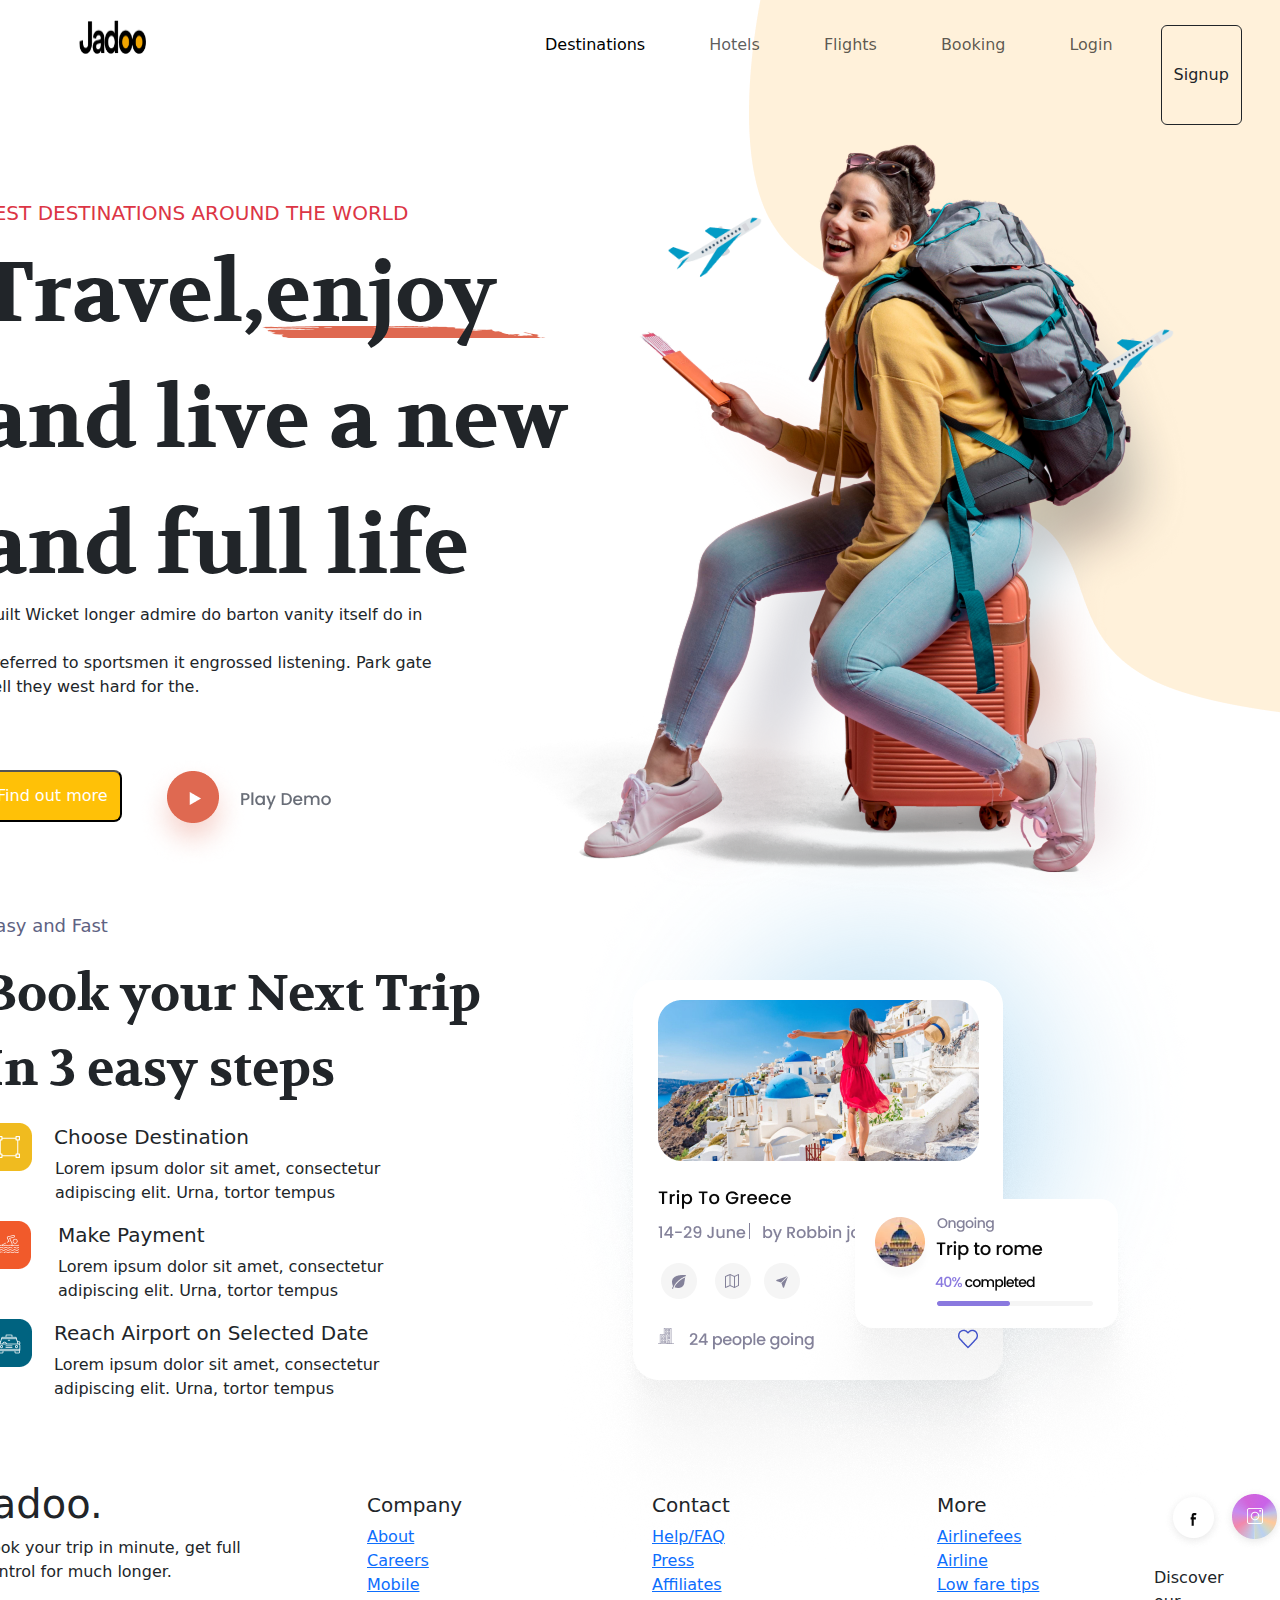
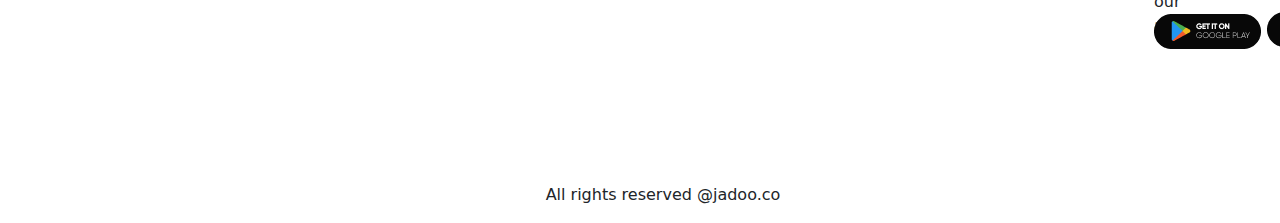
<file: index.html>
<!doctype html>
<html lang="en">
  <head>
    <meta charset="utf-8">
    <meta name="viewport" content="width=device-width, initial-scale=1">
    <title>Travel Agency</title>
    <link href="https://cdn.jsdelivr.net/npm/bootstrap@5.3.3/dist/css/bootstrap.min.css" rel="stylesheet" integrity="sha384-QWTKZyjpPEjISv5WaRU9OFeRpok6YctnYmDr5pNlyT2bRjXh0JMhjY6hW+ALEwIH" crossorigin="anonymous">
    <link rel="stylesheet" href="https://cdnjs.cloudflare.com/ajax/libs/font-awesome/6.7.2/css/all.min.css">
    <link rel="stylesheet" href="./css/travel.css">
  </head>
  <body>
    <!-- Navbar Starts -->
  <section class="navbar">
    <nav class="navbar navbar-expand-lg bg-body-none mx-auto position-absolute z-2">
        <div class="container-fluid">
          <a class="navbar-brand" href="#"><img src="./Image/Logo.png" alt="Logo" class="img-fluid img_l"></a>
          <button class="navbar-toggler" type="button" data-bs-toggle="collapse" data-bs-target="#navbarNavDropdown" aria-controls="navbarNavDropdown" aria-expanded="false" aria-label="Toggle navigation">
            <span class="navbar-toggler-icon"></span>
          </button>
          <div class="collapse navbar-collapse" id="navbarNavDropdown">
            <ul class="navbar-nav nav_ul">
              <li class="nav-item mx-4">
                <a class="nav-link active" aria-current="page" href="#">Destinations</a>
              </li>
              <li class="nav-item mx-4">
                <a class="nav-link" href="#">Hotels</a>
              </li>
              <li class="nav-item mx-4">
                <a class="nav-link" href="#">Flights</a>
              </li>
              <li class="nav-item mx-4">
                <a class="nav-link" href="#">Booking</a>
              </li>
              <li class="nav-item mx-4">
                <a class="nav-link" href="#">Login</a>
              </li>
              <button class="btn btn-outline-dark mx-3" type="submit">Signup</button>
              <li class="nav-item dropdown mx-4">
                <a class="nav-link dropdown-toggle" href="#" role="button" data-bs-toggle="dropdown" aria-expanded="false">
                  EN
                </a>
                <ul class="dropdown-menu">
                  <li><a class="dropdown-item" href="#">Action</a></li>
                  <li><a class="dropdown-item" href="#">Another action</a></li>
                  <li><a class="dropdown-item" href="#">Something else here</a></li>
                </ul>
              </li>
            </ul>
          </div>
        </div>
      </nav>
  </section>
  <!-- Navbar Ends -->
   <!-- Banner Starts -->
    <section class="banner">
      <div class="container">
        <div class="travel-main d-flex justify-content-between">
          <div class="left_ban">
            <h1 class="fs-5 text-danger pt-5 px-1 font-poppins head-1">
              BEST DESTINATIONS AROUND THE WORLD
            </h1>
            <p class="para_1 position-absolute z-2">Travel,enjoy<br>and live a new<br>and full life</p>
            <img src="./Image/Dec-1.png" alt="Dec-1" class="img-fluid img_2 position-relative">
            <p class="para_2 font-poppins">Built Wicket longer admire do barton vanity itself do in it.<br> Preferred to sportsmen it engrossed listening. Park gate<br>sell they west hard for the.</p>
            <button class="bg-warning rounded-3 btn_1">Find out more</button>
            <figure class="fig-1"><img src="./Image/Play Demo.png" alt="Play Demo" class="img-fluid"></figure>
          </div>
          <div class="right_div">
            <figure><img src="./Image/Decore.png" alt="Decore" class="img-fluid img_3 position-relative"></figure>
            <figure class="fig-2"><img src="./Image/women.png" alt="women" class="img-fluid position-relative z-1"></figure>
            <figure class="fig-3"><img src="./Image/plane.png" alt="plane" class="img-fluid position-relative z-2"></figure>
            <figure class="fig-4"><img src="./Image/plane.png" alt="plane" class="img-fluid position-relative z-2"></figure>
          </div>
        </div>
      </div>
    </section>
    <!-- Banner Ends -->
    <!-- Easy and Fast section -->
     <section class="easy_section">
     <div class="container">
      <div class="easy_main d-flex justify-content-between">
      <div class="easy_left">
        <h2 class="fs-5 font-poppins head_2">Easy and Fast</h2>
        <p class="fs-1 font-volkhov para_3"><b>Book your Next Trip</b><br><b>In 3 easy steps</b></p>
        <figure><img src="./Image/Group_1.png" alt="Group_1" class="img-fluid img_4"></figure>
        <h3 class="fs-5 font-poppins head_3">Choose Destination</h3>
        <p class="para_4 font-poppins">Lorem ipsum dolor sit amet, consectetur<br>
          adipiscing elit. Urna, tortor tempus</p>
        <figure class="fig_2"><img src="./Image/Group_2.png" alt="Group_2" class="img-fluid img_5"></figure>
        <h4 class="fs-5 font-poppins head_4">Make Payment</h4>
        <p class="para_5 font-poppins">Lorem ipsum dolor sit amet, consectetur<br>
          adipiscing elit. Urna, tortor tempus</p>
        <figure class="fig_3"><img src="./Image/Group_3.png" alt="Group_3" class="img-fluid img_6"></figure>
        <h5 class="fs-5 font-poppins head_5">Reach Airport on Selected Date</h5>
        <p class="para_6 font-poppins">Lorem ipsum dolor sit amet, consectetur<br>
          adipiscing elit. Urna, tortor tempus</p>
      </div>
      <div class="easy_right">
        <figure><img src="./Image/Group_4.png" alt="Group_4" class="img-fluid img_7 position-absolute"></figure>
        <figure><img src="./Image/Image_3.png" alt="Image_3" class="img-fluid img_8 position-relative"></figure>
      </div>
     </div>
    </section>
    <!-- Easy and Fast Section Ends -->
     <!-- Footer section starts -->
      <section class="footer_section ">
         <footer class="bg-none py-5 f_1">
             <div class="container">
                 <div class="row">
                     <div class="col-md-3">
                         <h6 class="head_6 font-poppins fs-1">Jadoo.</h6>
                         <p class="para_7 font-poppins">Book your trip in minute, get full<br> control for much longer.</p>
                     </div>
                     <div class="col-md-3">
                         <h5>Company</h5>
                         <ul class="list-unstyled">
                             <li><a href="#">About</a></li>
                             <li><a href="#">Careers</a></li>
                             <li><a href="#">Mobile</a></li>
                         </ul>
                     </div>
                     <div class="col-md-3">
                         <h5>Contact</h5>
                         <ul class="list-unstyled">
                             <li><a href="#">Help/FAQ</a></li>
                             <li><a href="#">Press</a></li>
                             <li><a href="#">Affiliates</a></li>
                         </ul>
                     </div>
                     <div class="col-md-3">
                         <h5>More</h5>
                         <ul class="list-unstyled">
                             <li><a href="#">Airlinefees</a></li>
                             <li><a href="#">Airline</a></li>
                             <li><a href="#">Low fare tips</a></li>
                         </ul>
                     </div>
                 </div>
                 <div class="row mt-4">
                     <div class="col-md-6">
                         <a href="#"><img src="./Image/Social.png" alt="Social" class="img-fluid img_9"></a>
                         <a href="#"><img src="./Image/social_2.png" alt="social_2" class="img-fluid img_10"></a>
                         <a href="#"><img src="./Image/social_3.png" alt="social_3" class="img-fluid img_11"></a>
                     </div>
                     <div class="col-md-6 text-right">
                         <p class="para_8 font-poppins">Discover our app</p>
                         <a href="#"><img src="./Image/Google Play.png" alt="Google Play" class="img-fluid img_12"></a>
                         <a href="#"><img src="./Image/Play Store.png" alt="Play Store" class="img-fluid img_13"></a>
                     </div>
                 </div>
                 <div class="row mt-4">
                     <div class="col-12 text-center">
                         <p class="para_9 font-poppins">All rights reserved @jadoo.co</p>
                     </div>
                 </div>
             </div>
         </footer>
        </section>
        <!-- Footer section ends -->
         <script src="https://code.jquery.com/jquery-3.5.1.slim.min.js"></script>
         <script src="https://cdn.jsdelivr.net/npm/@popperjs/core@2.5.4/dist/umd/popper.min.js"></script>
         <script src="https://stackpath.bootstrapcdn.com/bootstrap/4.5.2/js/bootstrap.min.js"></script>
     </body>
     </html>
</file>
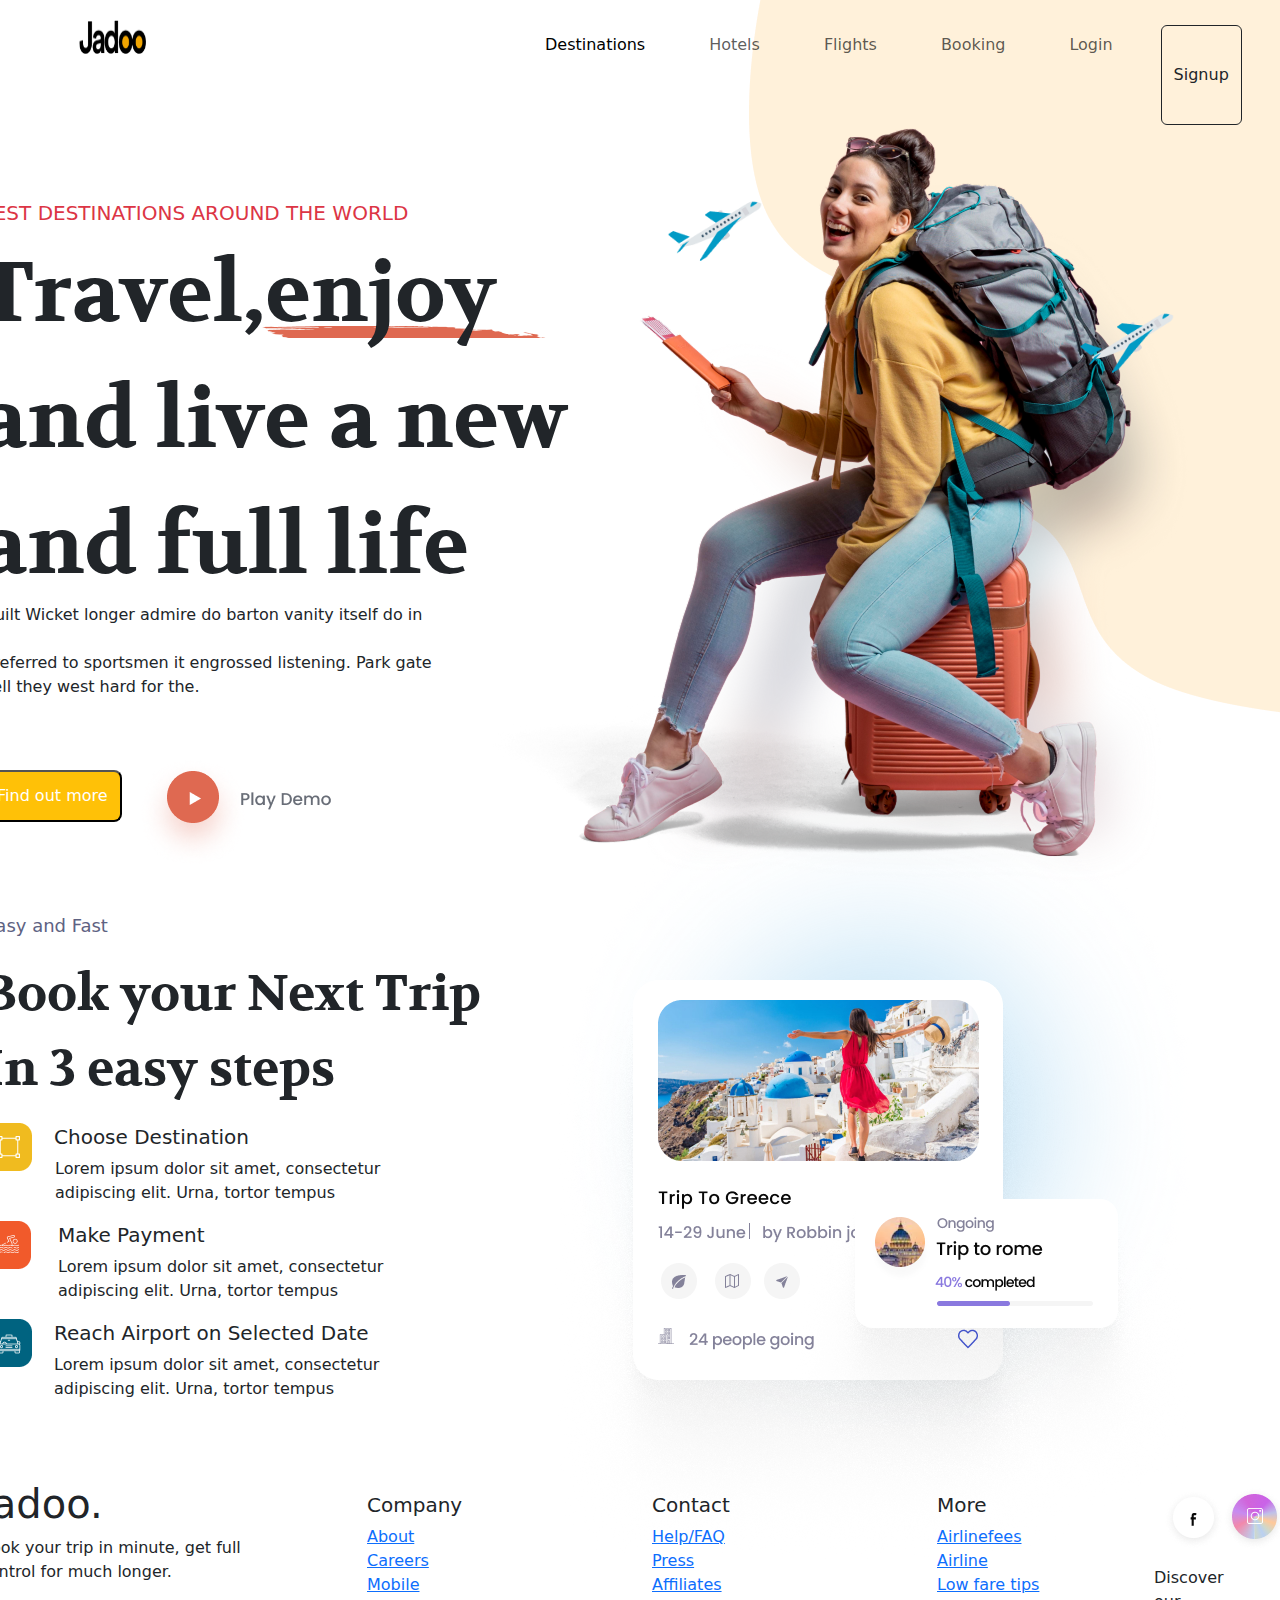
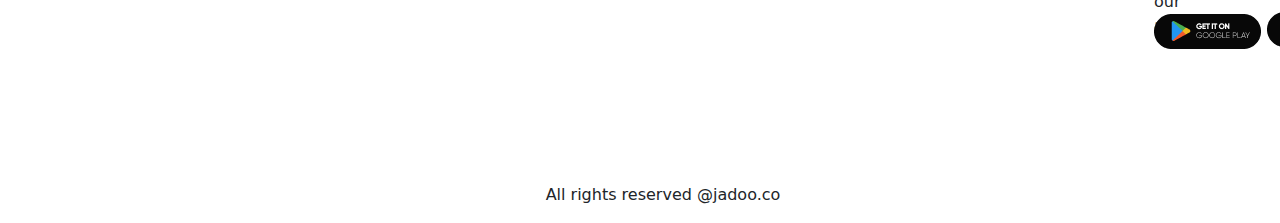
<file: travel.html>
<!doctype html>
<html lang="en">
  <head>
    <meta charset="utf-8">
    <meta name="viewport" content="width=device-width, initial-scale=1">
    <title>Travel Agency</title>
    <link href="https://cdn.jsdelivr.net/npm/bootstrap@5.3.3/dist/css/bootstrap.min.css" rel="stylesheet" integrity="sha384-QWTKZyjpPEjISv5WaRU9OFeRpok6YctnYmDr5pNlyT2bRjXh0JMhjY6hW+ALEwIH" crossorigin="anonymous">
    <link rel="stylesheet" href="https://cdnjs.cloudflare.com/ajax/libs/font-awesome/6.7.2/css/all.min.css">
    <link rel="stylesheet" href="./css/travel.css">
  </head>
  <body>
    <!-- Navbar Starts -->
  <section class="navbar">
    <nav class="navbar navbar-expand-lg bg-body-none mx-auto position-absolute z-2">
        <div class="container-fluid">
          <a class="navbar-brand" href="#"><img src="./Image/Logo.png" alt="Logo" class="img-fluid img_l"></a>
          <button class="navbar-toggler" type="button" data-bs-toggle="collapse" data-bs-target="#navbarNavDropdown" aria-controls="navbarNavDropdown" aria-expanded="false" aria-label="Toggle navigation">
            <span class="navbar-toggler-icon"></span>
          </button>
          <div class="collapse navbar-collapse" id="navbarNavDropdown">
            <ul class="navbar-nav nav_ul">
              <li class="nav-item mx-4">
                <a class="nav-link active" aria-current="page" href="#">Destinations</a>
              </li>
              <li class="nav-item mx-4">
                <a class="nav-link" href="#">Hotels</a>
              </li>
              <li class="nav-item mx-4">
                <a class="nav-link" href="#">Flights</a>
              </li>
              <li class="nav-item mx-4">
                <a class="nav-link" href="#">Booking</a>
              </li>
              <li class="nav-item mx-4">
                <a class="nav-link" href="#">Login</a>
              </li>
              <button class="btn btn-outline-dark mx-3" type="submit">Signup</button>
              <li class="nav-item dropdown mx-4">
                <a class="nav-link dropdown-toggle" href="#" role="button" data-bs-toggle="dropdown" aria-expanded="false">
                  EN
                </a>
                <ul class="dropdown-menu">
                  <li><a class="dropdown-item" href="#">Action</a></li>
                  <li><a class="dropdown-item" href="#">Another action</a></li>
                  <li><a class="dropdown-item" href="#">Something else here</a></li>
                </ul>
              </li>
            </ul>
          </div>
        </div>
      </nav>
  </section>
  <!-- Navbar Ends -->
   <!-- Banner Starts -->
    <section class="banner">
      <div class="container">
        <div class="travel-main d-flex justify-content-between">
          <div class="left_ban">
            <h1 class="fs-5 text-danger pt-5 px-1 font-poppins head-1">
              BEST DESTINATIONS AROUND THE WORLD
            </h1>
            <p class="para_1 position-absolute z-2">Travel,enjoy<br>and live a new<br>and full life</p>
            <img src="./Image/Dec-1.png" alt="Dec-1" class="img-fluid img_2 position-relative">
            <p class="para_2 font-poppins">Built Wicket longer admire do barton vanity itself do in it.<br> Preferred to sportsmen it engrossed listening. Park gate<br>sell they west hard for the.</p>
            <button class="bg-warning rounded-3 btn_1">Find out more</button>
            <figure class="fig-1"><img src="./Image/Play Demo.png" alt="Play Demo" class="img-fluid"></figure>
          </div>
          <div class="right_div">
            <img src="./Image/Decore.png" alt="Decore" class="img-fluid img_3 position-relative">
            <figure class="fig-2"><img src="./Image/women.png" alt="women" class="img-fluid position-relative z-1"></figure>
            <figure class="fig-3"><img src="./Image/plane.png" alt="plane" class="img-fluid position-relative z-2"></figure>
            <figure class="fig-4"><img src="./Image/plane.png" alt="plane" class="img-fluid position-relative z-2"></figure>
          </div>
        </div>
      </div>
    </section>
    <!-- Banner Ends -->
    <!-- Easy and Fast section -->
     <section class="easy_section">
     <div class="container">
      <div class="easy_main d-flex justify-content-between">
      <div class="easy_left">
        <h2 class="fs-5 font-poppins head_2">Easy and Fast</h2>
        <p class="fs-1 font-volkhov para_3"><b>Book your Next Trip</b><br><b>In 3 easy steps</b></p>
        <figure><img src="./Image/Group_1.png" alt="Group_1" class="img-fluid img_4"></figure>
        <h3 class="fs-5 font-poppins head_3">Choose Destination</h3>
        <p class="para_4 font-poppins">Lorem ipsum dolor sit amet, consectetur<br>
          adipiscing elit. Urna, tortor tempus</p>
        <figure class="fig_2"><img src="./Image/Group_2.png" alt="Group_2" class="img-fluid img_5"></figure>
        <h4 class="fs-5 font-poppins head_4">Make Payment</h4>
        <p class="para_5 font-poppins">Lorem ipsum dolor sit amet, consectetur<br>
          adipiscing elit. Urna, tortor tempus</p>
        <figure class="fig_3"><img src="./Image/Group_3.png" alt="Group_3" class="img-fluid img_6"></figure>
        <h5 class="fs-5 font-poppins head_5">Reach Airport on Selected Date</h5>
        <p class="para_6 font-poppins">Lorem ipsum dolor sit amet, consectetur<br>
          adipiscing elit. Urna, tortor tempus</p>
      </div>
      <div class="easy_right">
        <figure><img src="./Image/Group_4.png" alt="Group_4" class="img-fluid img_7 position-absolute"></figure>
        <figure><img src="./Image/Image_3.png" alt="Image_3" class="img-fluid img_8 position-relative"></figure>
      </div>
     </div>
    </section>
    <!-- Easy and Fast Section Ends -->
     <!-- Footer section starts -->
      <section class="footer_section ">
         <footer class="bg-none py-5 f_1">
             <div class="container">
                 <div class="row">
                     <div class="col-md-3">
                         <h6 class="head_6 font-poppins fs-1">Jadoo.</h6>
                         <p class="para_7 font-poppins">Book your trip in minute, get full<br> control for much longer.</p>
                     </div>
                     <div class="col-md-3">
                         <h5>Company</h5>
                         <ul class="list-unstyled">
                             <li><a href="#">About</a></li>
                             <li><a href="#">Careers</a></li>
                             <li><a href="#">Mobile</a></li>
                         </ul>
                     </div>
                     <div class="col-md-3">
                         <h5>Contact</h5>
                         <ul class="list-unstyled">
                             <li><a href="#">Help/FAQ</a></li>
                             <li><a href="#">Press</a></li>
                             <li><a href="#">Affiliates</a></li>
                         </ul>
                     </div>
                     <div class="col-md-3">
                         <h5>More</h5>
                         <ul class="list-unstyled">
                             <li><a href="#">Airlinefees</a></li>
                             <li><a href="#">Airline</a></li>
                             <li><a href="#">Low fare tips</a></li>
                         </ul>
                     </div>
                 </div>
                 <div class="row mt-4">
                     <div class="col-md-6">
                         <a href="#"><img src="./Image/Social.png" alt="Social" class="img-fluid img_9"></a>
                         <a href="#"><img src="./Image/social_2.png" alt="social_2" class="img-fluid img_10"></a>
                         <a href="#"><img src="./Image/social_3.png" alt="social_3" class="img-fluid img_11"></a>
                     </div>
                     <div class="col-md-6 text-right">
                         <p class="para_8 font-poppins">Discover our app</p>
                         <a href="#"><img src="./Image/Google Play.png" alt="Google Play" class="img-fluid img_12"></a>
                         <a href="#"><img src="./Image/Play Store.png" alt="Play Store" class="img-fluid img_13"></a>
                     </div>
                 </div>
                 <div class="row mt-4">
                     <div class="col-12 text-center">
                         <p class="para_9 font-poppins">All rights reserved @jadoo.co</p>
                     </div>
                 </div>
             </div>
         </footer>
        </section>
        <!-- Footer section ends -->
         <script src="https://code.jquery.com/jquery-3.5.1.slim.min.js"></script>
         <script src="https://cdn.jsdelivr.net/npm/@popperjs/core@2.5.4/dist/umd/popper.min.js"></script>
         <script src="https://stackpath.bootstrapcdn.com/bootstrap/4.5.2/js/bootstrap.min.js"></script>
     </body>
     </html>
</file>
<file: css/travel.css>
@import url('https://fonts.googleapis.com/css2?family=Montserrat:ital,wght@0,100..900;1,100..900&family=Poppins:ital,wght@0,100;0,200;0,300;0,400;0,500;0,600;0,700;0,800;0,900;1,100;1,200;1,300;1,400;1,500;1,600;1,700;1,800;1,900&family=Volkhov:ital,wght@0,400;0,700;1,400;1,700&display=swap');
.body, .html{
    overflow-x: hidden;
}
/* Navbar Starts */
.nav_ul{
    width:100%;
    height:100px;
}
.container{
    width:1200px;
    height:136px;
}
.img_l{
    width:115px;
    height:34px;
    margin-left:67px;
    margin-top:58px;
}
.nav_ul{
    margin-left:418px;
    margin-top:134px;
}
/* Navbar Ends */
/* Banner starts */
.head-1{
    margin-left:-106px;
    margin-top:137px;
}
.para_1{
    font-weight: 700;
    font-size:84px;
    font-family:volkhov;
    margin-left:-103px;
}
.img_2{
    width:385px;
    height:12px;
    margin-top:93px;
    margin-left:172px;
}
.para_2{
    font-size:16px;
    margin-top:265px;
    font-weight: 400;
    margin-left:-98px;
}
.btn_1{
    color:white;
    margin-top:55px;
    margin-left:-99px;
    padding:12px 12px;
}
.fig-1{
    margin-top:-66px;
    margin-left:55px;
}
.img_3{
    margin-left:309px;
    margin-top:-16px;
}
.fig-2{
    width:765px;
    height:764px;
    margin-top:-598px;
    margin-left:-7px;
}
.fig-3{
    width:138px;
    height:96px;
    margin-left:208px;
    margin-top:-745px;
}
.fig-4{
    width:138px;
    height:96px;
    margin-left:620px;
}
/* Banner Ends */
/* Catagory section starts */
.head_2{
    margin-top:763px;
    margin-left:482px;
    font-size:18px !important;
}
.para_3{
    margin-top:20px;
    margin-left:355px;
    font-size:36px;
    font-weight: 700;
    font-family:volkhov;
}
/* Easy and Fast section starts */
.head_2{
    margin-left:-98px;
    color:#5E6282;
}
.para_3{
    margin-left:-99px;
    font-size: 50px !important;
}
.img_4{
    margin-left:-97px;
}
.head_3{
    margin-top:-62px;
    margin-left:-28px;
}
.para_4{
    margin-left:-27px;
}
.img_5{
    margin-left:-98px;
}
.head_4{
    margin-top:-62px;
    margin-left:-24px;
}
.para_5{
    margin-left:-24px;
}
.img_6{
    margin-left:-97px;
}
.head_5{
    margin-top:-62px;
    margin-left:-28px;
}
.para_6{
    margin-left:-28px;
}
.img_7{
    padding-top:631px;
}
.img_8{
    margin-top:810px;
}
/* Easy and Fast section ends */
/* Footer section section starts */
.f_1{
    margin-top:1157px;
}
.head_6 {
    margin-left:-102px;
    margin-top: -13px;
}
.para_7{
    margin-left:-102px;
}
.img_9{
    margin-left:1081px;
    margin-top:-261px;
}
.img_10{
    margin-left:1140px;
    margin-top:-310px;
}
.img_11{
    margin-left:1201px;
    margin-top:-363px;
}
.para_8{
    margin-left:502px;
    margin-top:-71px;
}
.img_12{
    margin-left:502px;
    margin-top:-71px;
}
.img_13{
    margin-left:615px;
    margin-top:-122px;
}
.para_9{
    margin-top:50px;
    margin-left:46px;
}
/* Footer section ends */
/* Media Queries starts */
@media (max-width: 992px) {
    .navbar-collapse {
        /* background: rgba(255, 255, 255, 0.95); */
        text-align: center;
        padding: 10px;
    }
    .nav_ul {
        flex-direction: column;
    }
    .btn-outline-dark {
        width: 100%;
    }
}
@media (max-width: 768px) {
    .navbar {
        padding: 10px;
    }
    .img_l {
        width: 100px;
    }
}
@media (max-width: 992px) {
    .para_1 {
        font-size: 20px;
    }
    .para_2 {
        font-size: 10px;
        padding-top:100px;
    }

    .btn_1 {
        width: 100%;
    }

    .img_3 {
        max-width: 350px;
    }
    .fig-2{
        width:330px;
        height:330px;
        margin-top:-198px;
    }
    .img_2{
        width: 200px;
        height: 12px;
        margin-top: 93px;
        margin-left: 172px;
    }
    .img_3{
        margin-left:909px;
        margin-top:-56px;
    }
    .fig-3, .fig-4 {
        width: 60px;
        height: 40px;
        margin-left: -108px;
        margin-top: 945px;
    }
}
@media (max-width: 768px) {
    .para_1 {
        font-size: 20px;
        text-align: center;
    }
    .para_2 {
        text-align: center;
    }

    .btn_1 {
        display: block;
        margin: 10px auto;
    }

    .img_2 {
        width: 200px;
        display: none;
        margin: 10px auto;
    }

    .fig-1 {
        display: flex;
        justify-content: center;
        margin-top: 10px;
    }

    .fig-3, .fig-4 {
        width: 60px;
    }
}
@media (max-width: 992px) {
    .easy_section {
        text-align: center;
    }
    .step {
        margin-top: 20px;
    }

    .img-bg {
        max-width: 350px;
    }

    .img-travel {
        max-width: 300px;
    }
    .img_4 {
        padding-left:200px;
    }
    .fig_2 {
        padding-left:200px;
    }
    .fig_3{
        padding-left:200px;
    }
    .img_8 {
        margin-right:800px;
    }
}

@media (max-width: 768px) {
    .step img {
        max-width: 60px;
    }

    .img-bg {
        display: none;
    }

    .img-travel {
        margin-top: 30px;
    }
}
@media (max-width: 992px) {
    .footer_section {
        text-align: center;
    }
    .img_9, .img_10, .img_11 {
        margin-right:700px;
    }
}

@media (max-width: 768px) {
    .social-icon, .app-icon {
        width: 30px;
    }
}
</file>
